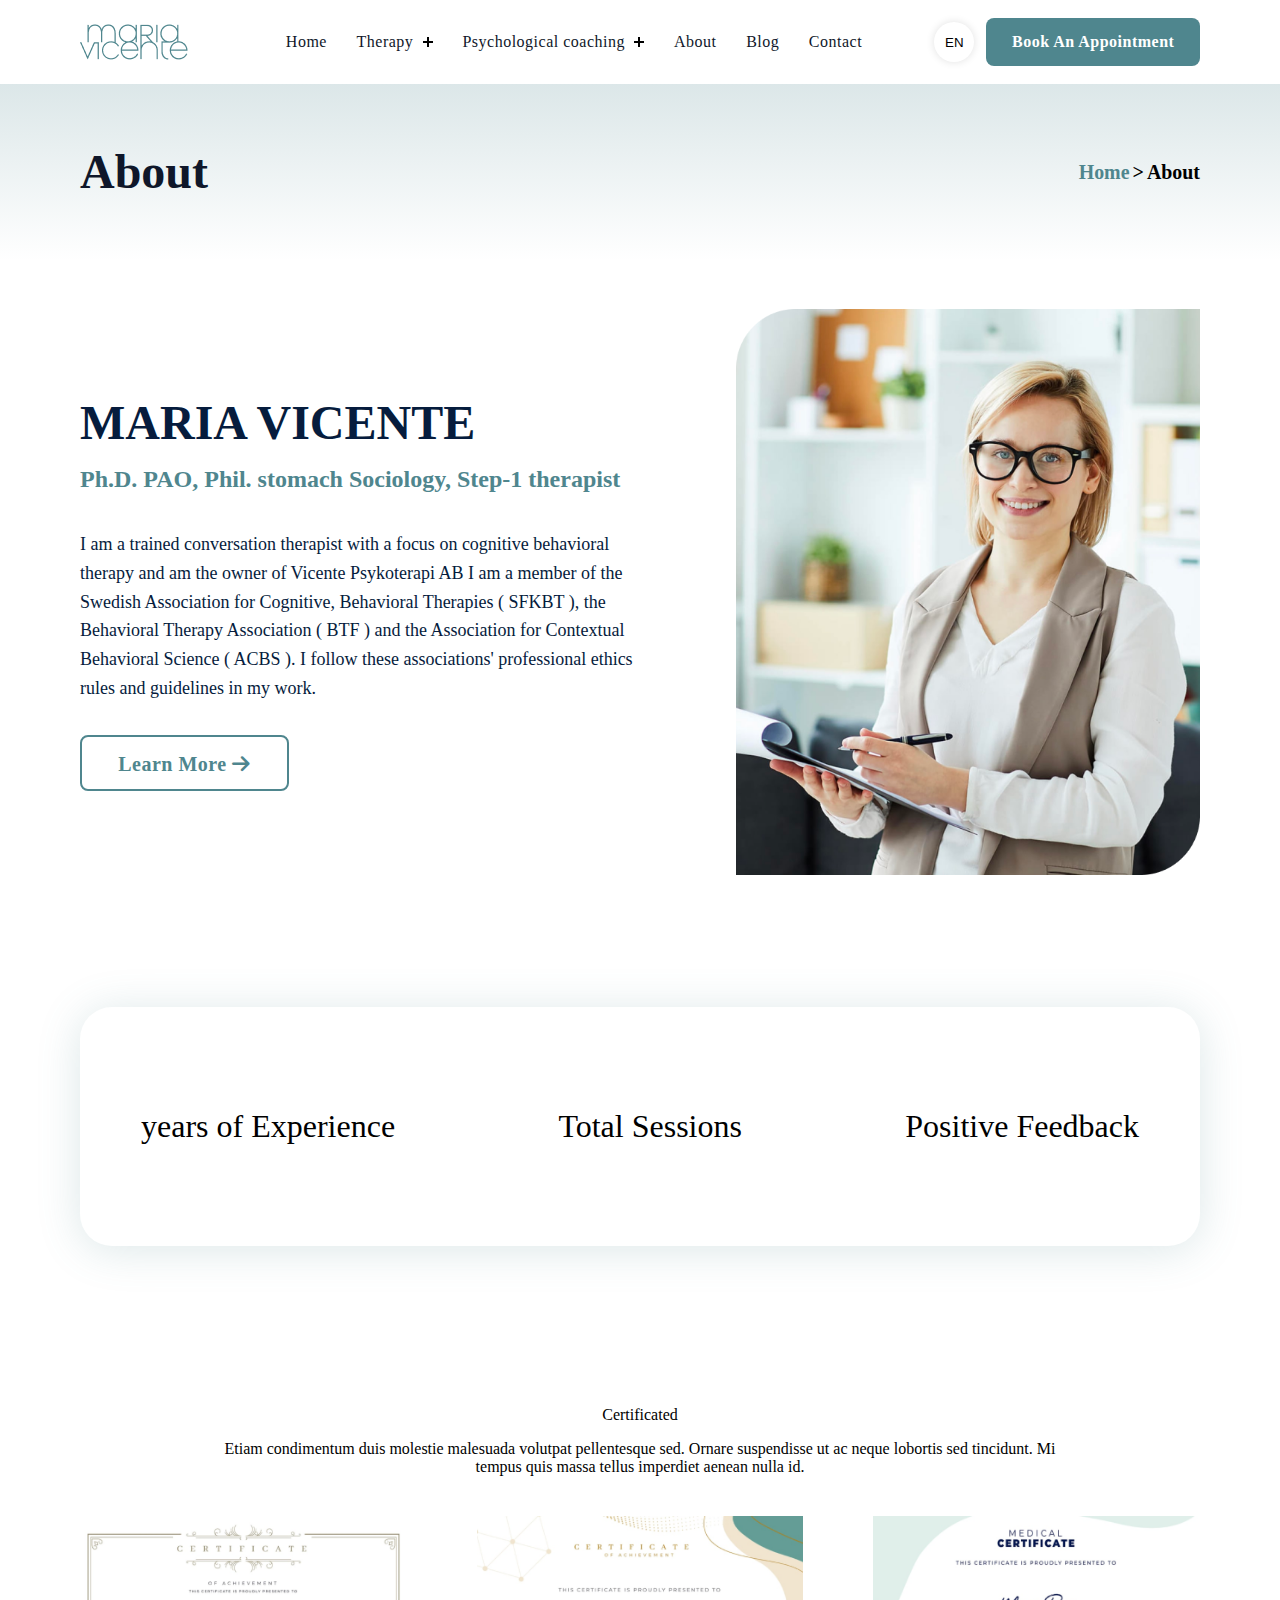
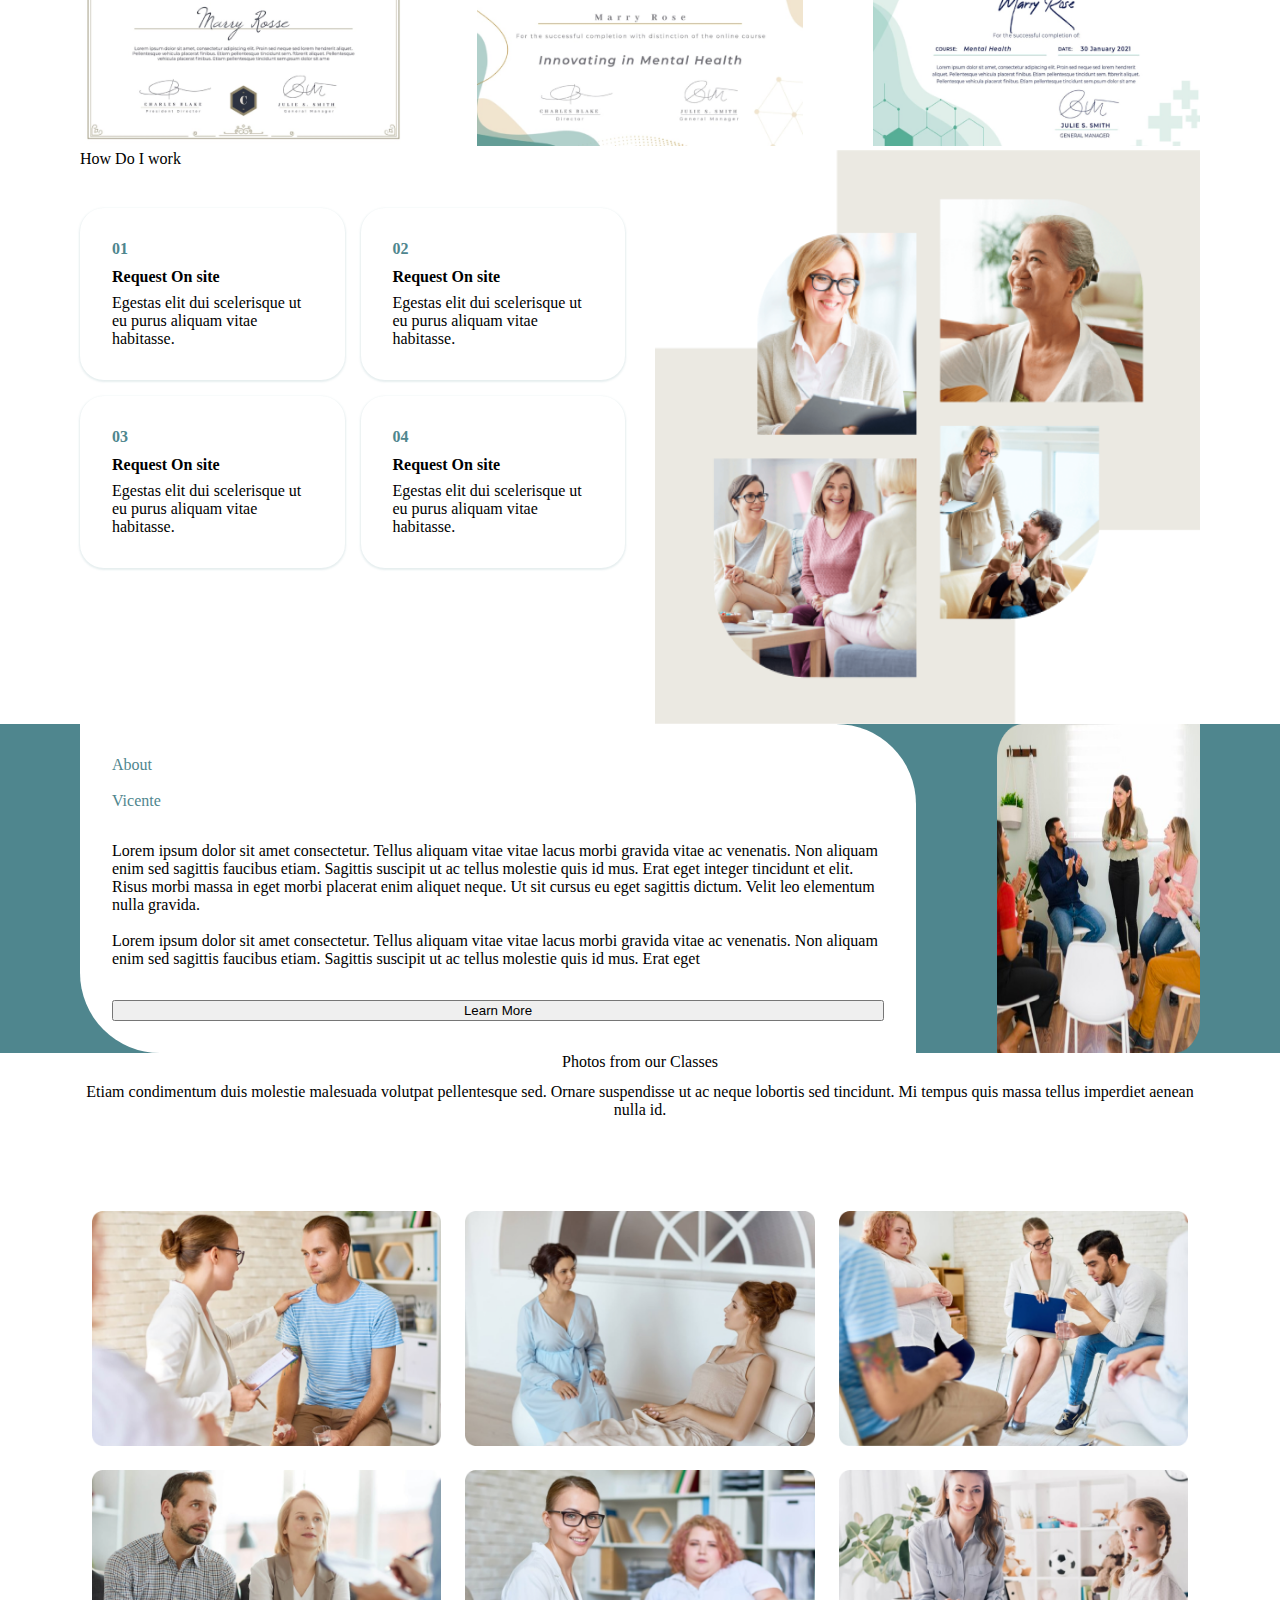
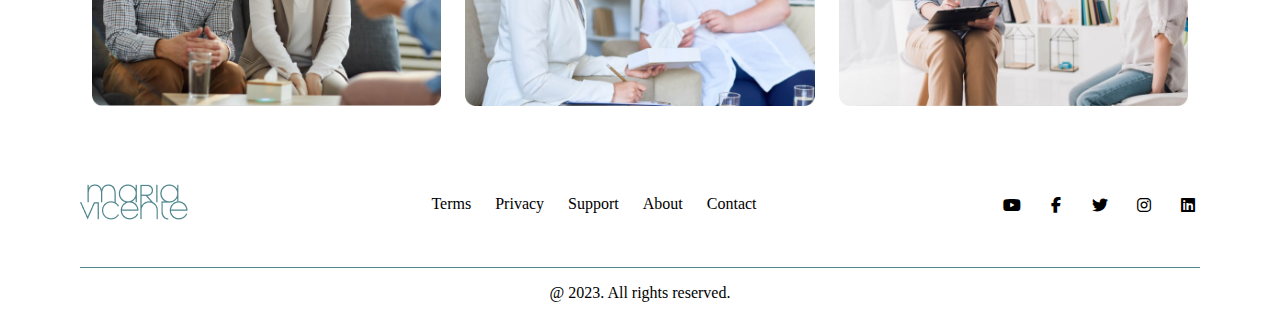
<file: pages/about.html>
<!DOCTYPE html>
<html lang="en">
<head>
    <meta charset="UTF-8">
    <meta name="viewport" content="width=device-width, initial-scale=1.0">
    <!-- Font Awesome -->
    <link rel="stylesheet" href="https://cdnjs.cloudflare.com/ajax/libs/font-awesome/6.5.1/css/all.min.css">
    <!--swiper Carousel -->
    <link rel="stylesheet" href="https://cdn.jsdelivr.net/npm/swiper@11/swiper-bundle.min.css" />
    <!-- Custom Css -->
    <link rel="stylesheet" href="/assets/css/module/preloader.css">
    <link rel="stylesheet" href="/assets/css/layout.css">
    <link rel="stylesheet" href="/assets/css/module/modal.css">
    <link rel="stylesheet" href="/assets/css/module/navbar.css">
    <link rel="stylesheet" href="/assets/css/module/contact_number.css">
    <link rel="stylesheet" href="/assets/css/module/page_header.css">
    <link rel="stylesheet" href="/assets/css/module/consultant.css">
    <link rel="stylesheet" href="/assets/css/module/counter.css">
    <link rel="stylesheet" href="/assets/css/module/cerificated.css">
    <link rel="stylesheet" href="/assets/css/module/working_process.css">
    <link rel="stylesheet" href="/assets/css/module/personDetails.css">
    <link rel="stylesheet" href="/assets/css/module/about_person.css">
    <link rel="stylesheet" href="/assets/css/module/footer.css">
    <link rel="stylesheet" href="/assets/css/module/about.css">
    <title>About</title>
</head>
<body>
    <main class="wrapper">
        <!-- Navbar -->
        <header class="header">
            <div class="container">
                <div class="header-main">
                    <div class="logo">
                        <a href="#"><img src="/assets/img/Layer 1.png" alt="logo img"></a>
                    </div>
                    <div class="small_device_right_side">
                        <button type="button" class="appointment_btn_sm">Book Appointment</button>
                        <button type="button" class="appointment_btn_md">Book An Appointment</button>
                        <button type="button" class="translator_md">EN</button>
                        <button type="button" class="translator_sm">EN</button>
                        
                        <div class="open-nav-menu">
                            <span></span>
                        </div>
                        <div class="menu-overlay">
                        </div>
                        <!-- navigation menu start -->
                        <nav class="nav-menu">
                        <div class="close-nav-menu">
                            <p><i class="fa-solid fa-xmark"></i></p>
                        </div>
                        <ul class="menu">
                            <li class="menu-item">
                                <a href="#" class="active">Home</a>
                            </li>
                            <li class="menu-item menu-item-has-children">
                                <a href="#" data-toggle="sub-menu">Therapy <i class="plus"></i></a>
                                <ul class="sub-menu">
                                    <li class="menu-item"><a href="#">Home 1</a></li>
                                    <li class="menu-item"><a href="#">Home 2</a></li>
                                    <li class="menu-item"><a href="#">Home 3</a></li>
                                    <li class="menu-item"><a href="#">Home 4</a></li>
                                </ul>
                            </li>
                            <li class="menu-item menu-item-has-children">
                                <a href="#" data-toggle="sub-menu">Psychological coaching <i class="plus"></i></a>
                                <ul class="sub-menu">
                                    <li class="menu-item"><a href="#">Home 1</a></li>
                                    <li class="menu-item"><a href="#">Home 2</a></li>
                                    <li class="menu-item"><a href="#">Home 3</a></li>
                                    <li class="menu-item"><a href="#">Home 4</a></li>
                                </ul>
                            </li>
                            <li class="menu-item">
                                <a href="#">About</a>
                            </li>
                            <li class="menu-item">
                                <a href="#">Blog</a>
                            </li>
                            <li class="menu-item">
                                <a href="#">Contact</a>
                            </li>
                        </ul>
                        </nav>
                        <!-- navigation menu end -->
                    </div>

                    <div class="appointment">
                        <button type="button" class="translator" id="languageToggle">EN</button>
                        <button type="button" class="appointment_btn">Book An Appointment</button>
                    </div>
                </div>
            </div>
        </header>
        <!-- Navbar Complete -->
        <div class="page_header">
                <div class="container">
                    <div class="page_title">
                        <h3>About</h3>
                        <div class="page_position_show">
                            <h5 class="home_page">Home</h5>
                            <h5>></h5>
                            <h5>About</h5>
                        </div>
                    </div>
                </div>
        </div>
        <section class="consultant">
            <div class="container">
                <div class="consultant_bio">
                    <div class="consultant_info">
                        <div class="consultant_name_degree">
                            <h3>MARIA VICENTE</h3>
                            <p>Ph.D. PAO, Phil. stomach Sociology, Step-1 therapist</p>
                        </div>

                        <div class="consultant_details">
                            <p>I am a trained conversation therapist with a focus on cognitive behavioral therapy and am the owner of Vicente Psykoterapi AB 
                                I am a member of the Swedish Association for Cognitive, Behavioral Therapies ( SFKBT ), the Behavioral Therapy Association ( BTF ) and the Association for Contextual Behavioral Science ( ACBS ).
                                I follow these associations' professional ethics rules and guidelines in my work.</p>
                        </div>

                        <button type="button" id="load_btn" class="learn_more learn_btn">Learn More  <i class="fa-solid fa-arrow-right load_btn_arrow"></i></button>
                    </div>
                    <div class="consultant_img">
                        <img src="/assets/img/Rectangle 3.png" alt="consultant Image"/>
                    </div>
                </div>
            </div>
        </section>
        <div class="experience">
            <div class="container">
                <div id="counter" class="experience_counter">
                    <!-- experience -->
                    <div class="item">
                        <h1 class="count" data-number="7"></h1>
                        <h3 class="text">years of Experience</h3>
                     </div>
                     <!-- sessions -->
                    <div class="item">
                       <h1 class="count" data-number="500"></h1>
                       <h3 class="text">Total Sessions</h3>
                    </div>
                    <!-- feedback -->
                    <div class="item">
                       <h1 class="count positive-feedback" data-number="98" ></h1>
                       <h3 class="text">Positive Feedback</h3>
                    </div>
                </div>
            </div>
        </div>
        <!-- certificated -->
        <section class="certificate">
            <div class="container">
                <div class="certificate_wrapper">
                    <div class="title">
                        <h3>Certificated</h3>
                        <p>Etiam condimentum duis molestie malesuada volutpat pellentesque sed. Ornare suspendisse ut ac neque lobortis sed tincidunt. Mi tempus quis massa tellus imperdiet aenean nulla id.</p>
                    </div>  
                    
                    <div class="certificate_content">
                        <div class="certificate_item">
                            <img src="/assets/img/certificate_image_1-min.jpg.png" alt="certificate_1">
                        </div>
    
                        <div class="certificate_item">
                            <img src="/assets/img/certificate_image_2-min.jpg.png" alt="certificate_2">
                        </div>
    
                        <div class="certificate_item">
                            <img src="/assets/img/certificate_image_3-min.jpg.png" alt="certificate_3">
                        </div>     
                    </div>
                </div>
            </div>
        </section>
        <!-- certificated Complete -->
        <div class="working_process">
            <div class="container">
                <div class="working_process_content">
                    <div class="working_process_img">
                        <img src="/assets/img/Group 51.png" alt="working process">
                    </div>
                    <div class="working_process_way">
                        <div class="working_process_title">
                            <h3>How Do I work</h3>                            
                        </div>

                        <div class="working_process_block">
                            <div class="block_item">
                                <div class="block_no">
                                    <h3>01</h3>
                                </div>
                                <div class="block_details">
                                    <h5>Request On site</h5>
                                    <p>Egestas elit dui scelerisque ut eu purus aliquam vitae habitasse.</p>
                                </div>
                            </div>

                            <div class="block_item">
                                <div class="block_no">
                                    <h3>02</h3>
                                </div>
                                <div class="block_details">
                                    <h5>Request On site</h5>
                                    <p>Egestas elit dui scelerisque ut eu purus aliquam vitae habitasse.</p>
                                </div>
                            </div>

                            <div class="block_item">
                                <div class="block_no">
                                    <h3>03</h3>
                                </div>
                                <div class="block_details">
                                    <h5>Request On site</h5>
                                    <p>Egestas elit dui scelerisque ut eu purus aliquam vitae habitasse.</p>
                                </div>
                            </div>

                            <div class="block_item">
                                <div class="block_no">
                                    <h3>04</h3>
                                </div>
                                <div class="block_details">
                                    <h5>Request On site</h5>
                                    <p>Egestas elit dui scelerisque ut eu purus aliquam vitae habitasse.</p>
                                </div>
                            </div>
                        </div>
                    </div>
                </div>  
            </div>
        </div>
        <!-- working process Complete -->
        <div class="about_person">
            <div class="container">
                <div class="person_items">
                    <div class="person_info">
                       <div class="name">
                            <h3>About</h3>
                            <h3>Vicente</h3>
                       </div>
                        <p>Lorem ipsum dolor sit amet consectetur. Tellus aliquam vitae vitae lacus morbi gravida vitae ac venenatis. Non aliquam enim sed sagittis faucibus etiam. Sagittis suscipit ut ac tellus molestie quis id mus. Erat eget integer tincidunt et elit. Risus morbi massa in eget morbi placerat enim aliquet neque. Ut sit cursus eu eget sagittis dictum. Velit leo elementum nulla gravida.
                        <br/>
                        <br>
                        Lorem ipsum dolor sit amet consectetur. Tellus aliquam vitae vitae lacus morbi gravida vitae ac venenatis. Non aliquam enim sed sagittis faucibus etiam. Sagittis suscipit ut ac tellus molestie quis id mus. Erat eget </p>
                         <button>Learn More</button>

                    </div>
                    <div class="person_img">
                        <img src="/assets/img/about_pp.png" alt="">
                    </div>
                </div>
            </div>
        </div>
        <!-- about_person complete -->
        <div class="class_photos">
            <div class="container">
                <div class="photos_wrapper">
                    <div class="photos_gallery_title">
                        <h3>Photos from our Classes</h3>
                        <p>Etiam condimentum duis molestie malesuada volutpat pellentesque sed. Ornare suspendisse ut ac neque lobortis sed tincidunt. Mi tempus quis massa tellus imperdiet aenean nulla id.</p>
                    </div>

                    <div class="gallery">
                        <div class="galleryImg">
                            <img src="/assets/img/gallery_image_1-min.jpg.png" alt="gallery 1"/>
                        </div>
                        <div class="galleryImg">
                            <img src="/assets/img/gallery_image_2-min.jpg.png" alt="gallery 1"/>
                        </div>
                        <div class="galleryImg">
                            <img src="/assets/img/gallery_image_3-min.jpg.png" alt="gallery 1"/>
                        </div>
                        <div class="galleryImg">
                            <img src="/assets/img/gallery_image_4-min.jpg.png" alt="gallery 1"/>
                        </div>
                        <div class="galleryImg">
                            <img src="/assets/img/gallery_image_5-min.jpg.png" alt="gallery 1"/>
                        </div>
                        <div class="galleryImg">
                            <img src="/assets/img/gallery_image_6-min.jpg.png" alt="gallery 1"/>
                        </div>
                    </div>
                </div>
            </div>
        </div>
        <section class="footer">
            <div class="container">
                <div class="footer_items">
                    <div class="footer_item">
                        <div class="logo">
                            <img src="/assets/img/Layer 1.png" alt="logo">
                        </div>
    
                        <div class="footer_menu">
                            <a href="">Terms</a>
                            <a href="">Privacy</a>
                            <a href="">Support</a>
                            <a href="">About</a>
                            <a href="">Contact</a>
                        </div>
                        <div class="footer_menu_big">
                            <a href="">Terms</a>
                            <a href="">Privacy</a>
                            <a href="">Support</a>
                            <a href="">About</a>
                            <a href="">Contact</a>
                        </div>
    
                        <div class="social_icon">
                            <ul>
                                <li><a href=""><i class="fa-brands fa-youtube"></i></a></li>
                                <li><a href=""><i class="fa-brands fa-facebook-f"></i></a></li>
                                <li><a href=""><i class="fa-brands fa-twitter"></i></a></li>
                                <li><a href=""><i class="fa-brands fa-instagram"></i></a></li>
                                <li><a href=""><i class="fa-brands fa-linkedin"></i></a></li>
                            </ul>
                        </div>
                    </div>
                    <div class="copyright">
                        <h6>@ 2023. All rights reserved.</h6>
                    </div>
                </div>
                
            </div>
        </section>
        <!-- modal -->
        <div class="appointment-modal" id="apModal">
            <div class="modal-content">
                <div class="modal-header">
                    <span class="close">&times;</span>
                    <h2>Request an Appointment</h2>
                </div>
                <div class="modal-body">
                    <form action="#" class="form">
                        <div class="name">
                            <div class="first-name">
                                <label for="">First Name</label>
                                <input type="text" placeholder="first name" required>
                                
                            </div>

                            <div class="last-name">
                                <label for="">Last Name</label>
                                <input type="text" placeholder="last name" required>
                                
                            </div>
                        </div>

                        <div class="contact-data">
                            <div class="select-box">
                                <label for="">Phone Number</label>
                                <div class="selected-option"> 
                                    <div>
                                        <span class="iconify" data-icon="flag:gb-4x3"></span>
                                        <strong>+44</strong>
                                    </div>
                                    <input type="tel" name="tel" placeholder="Phone Number">
                                </div>
                                <div class="options">
                                    <input type="text" class="search-box" placeholder="Search Country Name">
                                    <ol>
                        
                                    </ol>
                                </div>
                            </div>

                            <div class="email">
                                <label for="">Email</label>
                                <input type="email" id="email" name="email" placeholder="Email" required>
                            </div>
                        </div>

                        <div class="appointment-date">
                            <label>Select an Appointment Date</label>
                            <div class="appointment_body">
                                <div class="calender">
                                    <div class="calendar_header">
                                        <div class="selected_date">
                                            <h5>04/03/2024</h5>
                                            <p><i class="fa-regular fa-calendar"></i></p>
                                        </div>

                                        <div class="month_date_segment">
                                            <div class="middle_border"></div>
                                            <select class="form-select" id="month" name="month">
                                            <!-- month come from modalAppointment.js file -->
                                            </select>
                                            <select class="form-select" id="year" name="year">
                                                <!-- year come from modalAppointment.js file -->
                                            </select>
                                        </div>
                                    </div>

                                    <div class="calender_body">
                                        <ul class="days_name">
                                            <!-- days name come from modalAppointment.js file -->
                                        </ul>

                                        <div class="days">
                                            <ul id="days">
                                                <!-- Days Come from modalAppointment.js file-->
                                            </ul>
                                        </div>
                                    </div>
                                </div>
                                <div class="schedule">
                                    <div class="calender_time_change">
                                        <div class="selected_date_showed">
                                            <span>Selected Date is - </span><p></p>
                                        </div>
                                        
                                        <div class="pre_next">
                                            <span id="prev"><i class="fa-solid fa-angle-left" ></i></span>
                                            <span id="next"><i class="fa-solid fa-angle-right"></i></span>
                                        </div>
                                    </div>
                                
                                    <div class="slot">
                                    
                                    </div>

                                    <p class="selected_schedule">Your selected Time is - <span></span></p>
                                </div>
                            </div>
                        </div>

                        <div class="visit_fees">
                            <div class="visit">
                                <label for="">First Time Visit?</label>
                                <div>
                                    <input type="radio" name="visit_status" id="visited" value="Yes" required>
                                    <label for="visited">Yes</label>
                                </div>
                                <div>
                                    <input type="radio" name="visit_status" id="notVisited" value="No">
                                    <label for="notVisited" required>No</label>
                                </div>
                            </div>
                            <div class="fees">
                                <label for="">Visit Fees - </label>
                                <div>
                                    <input type="radio" name="fees" id="firstTimeFees" value="firstTimeFees">
                                    <label for="firstTimeFees">First Time - 1500 tk (bdt)</label>
                                </div>
                                <div>
                                    <input type="radio" name="fees" id="oldPatientFees" value="No">
                                    <label for="oldPatientFees">Old Patient - 1000 tk (bdt)</label>
                                </div>
                                <div>
                                    <input type="radio" name="fees" id="reportShow" value="reportFees">
                                    <label for="reportShow">Report Show - 800 tk (bdt)</label>
                                </div>
                            </div>
                        </div>
                        <div class="comment">
                            <label for="comment">Comment:</label>
                            <textarea id="comment" name="comment" class="comment_input" placeholder="Type your comment here"></textarea>
                        </div>
                        <input type="submit" class="submit" value="Submit">
                    </form>
                </div>
            </div>
        </div>
        <!-- Modal Complete -->
    </main>
    <script src="/assets/js/main.js"></script>	
    <script src="/assets/js/module/modalAppointment.js"></script>
    <script src="/assets/data/countries.js"></script>
    <script src="/assets/js/module/contactNumber.js"></script>	
    <script src="/assets/js/module/counter.js"></script>	
</body>
</html>
</file>
<file: assets/css/module/preloader.css>
@media (max-width: 567px) {
    h1 {
      font-size: 7vw;
      text-align: center;
    }
  }
  
  /* Loader Styles start here */
  .loader_wrapper {
    --line-width: 5px;
    --curtain-color: #f1faee;
    --outer-line-color: #a8dadc;
    --middle-line-color: #457b9d;
    --inner-line-color: #1d3557;
    position:fixed;
    top:0;
    left:0;
    width:100%;
    height:100%;
    z-index:1000;
  }
  
  .loader {
    display:block;
    position: relative;
    top:50%;
    left:50%;
  /*   transform: translate(-50%, -50%); */
    width:150px;
    height:150px;
    margin:-75px 0 0 -75px;
    border:var(--line-width) solid transparent;
    border-top-color: var(--outer-line-color);
    border-radius:100%;
    -webkit-animation: spin 2s linear infinite;
    animation: spin 2s linear infinite;
    z-index:1001;
  }
  
  .loader:before {
    content:"";
    position: absolute;
    top:4px;
    left:4px;
    right:4px;
    bottom:4px;
    border:var(--line-width) solid transparent;
    border-top-color: var(--inner-line-color);
    border-radius:100%;
    -webkit-animation: spin 3s linear infinite;
    animation: spin 3s linear infinite;
  }
  
  .loader:after {
    content:"";
    position: absolute;
    top:14px;
    left:14px;
    right:14px;
    bottom:14px;
    border:var(--line-width) solid transparent;
    border-top-color: var(--middle-line-color);
    border-radius:100%;
    -webkit-animation: spin 1.5s linear infinite;
    animation: spin 1.5s linear infinite;
  }
  
  @-webkit-keyframes spin {
    0%   { 
        -webkit-transform: rotate(0deg); 
        -ms-transform: rotate(0deg); 
        transform: rotate(0deg);
    }
    100% { 
        -webkit-transform: rotate(360deg); 
        -ms-transform: rotate(360deg); 
        transform: rotate(360deg);
    }
  }
  @keyframes spin {
    0%   { 
        -webkit-transform: rotate(0deg); 
        -ms-transform: rotate(0deg); 
        transform: rotate(0deg);
    }
    100% { 
        -webkit-transform: rotate(360deg); 
        -ms-transform: rotate(360deg); 
        transform: rotate(360deg);
    }
  }
  
  .loader_wrapper .loader_section {
    position:fixed;
    top:0;
    background:var(--curtain-color);
    width:51%;
    height:100%;
    z-index:1000;
  }
  
  .loader_wrapper .loader_section.section_left {
    left:0
  }
  .loader_wrapper .loader_section.section_right {
    right:0;
  }
  
  /* Loaded Styles */ 
  .loaded .loader_wrapper .loader_section.section_left {
    transform: translateX(-100%);
    transition: all 0.7s 0.3s cubic-bezier(0.645,0.045,0.355,1.000);
  }
  .loaded .loader_wrapper .loader_section.section_right {
    transform: translateX(100%);
    transition: all 0.7s 0.3s cubic-bezier(0.645,0.045,0.355,1.000);
  }
  .loaded .loader {
    opacity: 0;
    transition: all .4s ease-out;
  }
  .loaded .loader_wrapper {
    visibility: hidden;
    transform:translateY(-100%);
    transition: all .4s 1s ease-out;
  }
</file>
<file: assets/css/layout.css>
:root {
    --common_color:#4F868E;
    --title_font_sm: 32px;
    --title_line_height_sm: 35.2px;
    --title_font_weight: 700;
    --para_font_size_sm: 16px;
    --para_line_height_sm: 22.4px;
    --para_font_weight_sm: 400; 
    --btn_font_size_sm: 16px;

    /* Medium Device */
    --title_font_md: 42px;
    --title_line_height_md: 40.5px;
    --title_font_weight_md: 700;
    --para_font_size_md: 17px;
    --para_line_height_md: 24.6px;
    --para_font_weight_md: 400;
    --btn_font_size_md: 18px;

    /* Big Device */
    --title_font_xl: 48px;
    --title_font_weight_xl: 800;
    --title_line_height_xl: 52.8px;
    --para_font_size_xl: 18px;
    --para_line_height_xl: 28.8px;
    --para_font_weight_xl: 400;
    --btn_font_size_xl: 20px;

  }
*{
	margin:0;
	box-sizing: border-box;
}
.wrapper{
    max-width: 1440px;
    margin: auto;
}
.container{
	margin:auto;
    padding: 0 16px;
}

/* Extra small devices (phones, 600px and down) */
@media only screen and (max-width: 600px) {

}

/* Small devices (portrait tablets and large phones, 600px and up) */
@media only screen and (min-width: 600px) {

}

/* Medium devices (landscape tablets, 768px and up) */
@media only screen and (min-width: 768px) {
    
}

/* Large devices (laptops/desktops, 992px and up) */
@media only screen and (min-width: 992px) {

}

/* Extra large devices (large laptops and desktops, 1200px and up) */
@media only screen and (min-width: 1200px) {
    .container{
        padding: 0 80px;
    }
}
</file>
<file: assets/css/module/modal.css>
.appointment-modal {
    position: fixed;
    top: 0;
    left: 0;
    z-index: 1;
    padding-top: 120px;
    left: 0;
    top: 0;
    width: 100%;
    height: 100%;
    overflow: auto;
    background-color: rgba(66, 66, 66, 0.4);
    display: none;
}

.modal-content {
    position: relative;
    background-color: #fefefe;
    margin: auto;
    padding: 0;
    border: 1px solid #888;
    width: 70%;
    max-height: 90%;
    box-shadow: 0 4px 8px 0 rgba(0, 0, 0, 0.2), 0 6px 20px 0 rgba(0, 0, 0, 0.19);
    animation-name: animationTopSlide;
    animation-duration: 0.4s;
    overflow-y: auto; 
    border-radius: 8px;
}

@keyframes animationTopSlide {
    from {
        top: -500px;
        opacity: 0;
    }

    to {
        top: 0;
        opacity: 1;
    }
}

/* The Close Button */
.close {
    color: #000;
    float: right;
    font-size: 28px;
    font-weight: bold;
    margin-top: -3px;
    animation-name: animationTopSlideClose;
}

@keyframes animationTopSlideClose {
    from {
        top: 0;
        opacity: 1;
    }

    to {
        top: -500px;
        opacity: 0;
    }
}
.modal-content.closing-animation {
    animation-name: animationTopSlideClose;
    animation-timing-function: ease-out;
}
.close:hover,
.close:focus {
    color: #920505;
    text-decoration: none;
    cursor: pointer;
}
.modal-header, .modal-body, .modal-footer{
    padding: 2px 16px;
}
.modal-header {
    border-bottom:1px solid rgb(218, 218, 218);
    color: #393a3d;
    position: sticky;
    top: 0;
    padding: 20px 16px;
    background-color: white;
    z-index: 999;
}
.modal-header h2{
    font-family: Montserrat;
    font-weight: 600;
    font-size: 29px;
}
.modal-content::-webkit-scrollbar, .comment::-webkit-scrollbar {
    width: 0;
}
.modal-body .name, .contact-data{
    display: flex;
    gap: 20px;
}
.form{
    display: flex;
    flex-direction: column;
    padding: 32px 0;
    gap: 28px;
}
.modal-body .name>div, .email {
    display: flex;
    flex-direction: column;
    gap: 10px
}
.first-name, .last-name, .contact-data .select-box, .email{
    flex-basis: 50%;
}
.first-name input, .last-name input, .email input{
    padding: 10px;
    width: 100%;
    color: rgb(116, 114, 114);
    border: .1rem solid rgb(116, 114, 114);
    border-radius: .3rem;
}

.selected-option input{
    width: 100%;
}
/* Appointment Date Calendar System*/
.appointment-date{
    display: flex;
    flex-direction: column;
    gap: 10px;
}
.appointment_body{
    display: flex;
    flex-direction: row;
    justify-content: space-between;
    gap: 20px;
}
.calender{
    display: flex;
    flex-direction: column;
    border: 1px solid rgb(116, 114, 114);
    border-radius: 4px;
    width: 100%;
}
.calendar_header{
    display: flex;
    flex-direction: column;
}
.selected_date{
    display: flex;
    flex-direction: row;
    justify-content: space-between;
    padding: 6px;
    font-size: 18px;
}
.selected_date h5{
    font-size: 16px;
    font-weight: 400;
}
.month_date_segment{
    display: flex;
    justify-content: space-between;
    border-top: 1px solid rgb(116, 114, 114);
    border-bottom: 1px solid rgb(116, 114, 114);
    position: relative;
}
.month_date_segment .form-select{
    border: none;
    font-size: 15px;
    padding: 6px;
    text-align: left;
}
.middle_border{
    position: absolute;
    top: 0;
    left: 50%;
    width: 1px;
    height: 30px;
    background: rgb(116, 114, 114);
}
.month_date_segment .form-select {
    -webkit-appearance: none; 
    -moz-appearance: none; 
    appearance: none; 
    border: none;
    outline: none;
    width: 100%;
}
.month_date_segment .form-select option{
    width: 100%;
}
.month_date_segment .form-select::-ms-expand {
    display: none; 
}
.calender_body{
    display: flex;
    flex-direction: column;
}
.days_name{
    list-style-type: none;
    display: flex;
    flex-direction: row;
    background: #dbe8eb;
    padding: 8px 6px;
    color: #0c4750;
    flex-wrap: wrap;
    text-align: center;
    font-size: 14px;
}
.days_name li{
    text-transform: uppercase;
    width: 14.2%;
}
.days ul{
    list-style: none;
    padding: 6px;
    display: flex;
    flex-direction: row;
    flex-wrap: wrap;
}
.days li{
    width: 14.2%;
    text-align: center;
    padding: 6px;
}
.days li:hover{
    background:#0c4750;
    color: white;
    border-radius: 4px;
    transition: .1s ease-in;
    cursor: pointer;
}
.schedule{
    width: 100%;
}
.schedule .calender_time_change{
    display: flex;
    justify-content: space-between;
}
.schedule p{
    font-size: 18px;
}
.slot{
    margin-top: 10px;
    display: grid;
    grid-template-columns: 1fr 1fr;
    text-align: center;
    gap: 10px;
    cursor: pointer;
}
.slot p{
    padding: 10px;
    border: 1px solid #0c4750;
    border-radius: 6px;
}
.slot p:hover{
    background-color: #0c4750;
    color: white;
    transition: .1s ease-in;
}
.selected_schedule{
    color: #0c4750;
    margin-top: 30px;
}
.selected_schedule span{
    padding: 4px 6px;
    background-color: #0c4750;
    color: white;
}
.hide{
    display: none;
}
.show{
    display: block;
}
.visit_fees{
    display: grid;
    grid-template-columns: 1fr 1fr;
    gap: 20px;
}
.visit, .fees{
    display: flex;
    flex-direction: column;
    gap: 10px;
}
.comment{
    display: flex;
    flex-direction: column;
    gap: 10px;
    overflow: scroll;
}
.comment .comment_input{
    padding: 10px;
    width: 100%;
    height: 145px;
    resize: none;
    border-radius: 4px;
    font-size: 16px;
}
.submit{
    width: 88px;
    height: 40px;
    font-size: 16px;
    border-radius: 4px;
    border: none;
    background: var(--common_color);
    color: white;
    font-weight: 400;
    margin-top: -16px;
    cursor: pointer;
}
input:focus, textarea:focus{
    border: 1px solid var(--common_color);
    outline: none;
}

/* Extra small devices (phones, 600px and down) */
@media only screen and (max-width: 600px) {

    .modal-header{
        padding: 14px 16px;
    }
    .modal-header h2 {
        font-weight: 600;
        font-size: 19px;
    }
    .modal-content{
        width: 92%;
        height: 92%;
    }
    .modal-body .name, .contact-data, .appointment_body,.visit_fees {
        display: flex;
        flex-direction: column;
        gap: 20px;
    }
    .close {
        margin-top: -3px;
    }
    .form {
        padding: 16px 0;
        gap: 16px;
    }
    .selected_schedule{
        font-size: 16px;
        line-height: 20px;
    }
    .selected_schedule span{
        padding: 1px 3px;
        font-size: 16px;
    }
    .submit{
        width: 77px;
        height: 34px;
        font-size: 14px;
    }
    
}
/* Small devices (portrait tablets and large phones, 600px and up) */
@media only screen and (min-width: 600px) and (max-width: 991px) {
    .modal-content{
        width: 90%;
        max-height: 94%;
    }
    .submit{
        width: 90px;
        height: 39px;
        font-size: 16px;
    }
    .form {
        padding: 20px 0;
        gap: 20px;
    }
}
.prev_date, .next_date{
    opacity: 0.5;
}
.active_date{
    border: 1px solid #0c4750;
    color: white;
    border: 1px solid black;
    border-radius: 4px;
    background-color: #461e8d;
}

.selected_day {
    background-color: rgb(8, 145, 97);
    color: white;
    border-radius: 4px;
}
.selected_date_showed{
    display: flex;
    flex-direction: row;
    gap: 6px;
}

/* NOTIFICATION TOAST */
</file>
<file: assets/css/module/navbar.css>
@import url('https://fonts.googleapis.com/css2?family=Raleway:wght@400;500;600&display=swap');


ul{
	list-style: none;
	margin:0;
	padding:0;
}
a{
	text-decoration: none;
}
/*header*/
.header{
	width: 100%;
	position: sticky;
	left:0;
	top:0;
	z-index: 99;
	background-color: #ffffff;
}
.header-main{
	display: flex;
	justify-content: space-between;
	align-items: center;
	border-radius: 4px;
	/* padding: 24px 0; */
}
.appointment_small_sm, .translator_sm, .appointment_btn_md, .translator_md{
	display: none;
}
.header .logo a{
	font-size: 30px;
	text-transform: capitalize;
	color: #4F868E;
	font-weight: 600;
	display: flex;
	align-items: center;
}
.header .nav-menu{
	padding: 0 15px;
}
.header .menu > .menu-item{
    margin-left: min(2vw, 28px);
	position: relative;
	display: inline-block;
	border-radius: 8px;
}

.header .menu > .menu-item > a{
	display: block;
	font-family: Montserrat;
	font-size: 16px;
	font-weight: 400;
	line-height: 24px;
	letter-spacing: 0.5px;
	transition: all 0.3s ease;
	color: #0F172A;
}
.header .menu > .menu-item > a .plus{
	display: inline-block;
	height: 10px;
	width: 10px;
	position: relative;
	margin-left:5px; 
	pointer-events: none;
	color: #0F172A;
}
.header .menu > .menu-item > a .plus:before,
.header .menu > .menu-item > a .plus:after{
	content:'';
	position: absolute;
	box-sizing: border-box;
	left: 50%;
	top:50%;
	background-color: #000000;
	height: 2px;
	width: 100%;
	transform: translate(-50%,-50%);
	transition: all 0.3s ease;
}
.header .menu > .menu-item:hover > a .plus:before,
.header .menu > .menu-item:hover > a .plus:after{
   background-color: #4F868E;
}
.header .menu > .menu-item > a .plus:after{
   transform: translate(-50%,-50%) rotate(-90deg);	
}
.header .menu > .menu-item > .sub-menu > .menu-item > a:hover,
.header .menu > .menu-item:hover > a{
	color: #4F868E;
}
.header .menu > .menu-item > .sub-menu{
	box-shadow: 0 0 10px rgba(0,0,0,0.2);
	width: 220px;
	position: absolute;
	left:0;
	top:100%;
	background-color: #ffffff;
	padding: 10px 0;
	border-top: 3px solid #4F868E;
	transform: translateY(10px);
	transition: all 0.3s ease;
	opacity:0;
	visibility: hidden;
}
@media(min-width: 992px){
.header .menu > .menu-item-has-children:hover > .sub-menu{
	transform: translateY(0);
	opacity: 1;
	visibility: visible;
 }
 .header .menu > .menu-item-has-children:hover > a .plus:after{
    transform: translate(-50%,-50%) rotate(0deg);		
 }
}
.header .menu > .menu-item > .sub-menu > .menu-item{
	display: block;
}
.header .menu > .menu-item > .sub-menu > .menu-item > a{
	display: block;
	padding: 10px 20px;
	font-family: Montserrat;
	font-size: 16px;
	font-weight: 400;
	line-height: 24px;
	letter-spacing: 0.5px;
	transition: all 0.3s ease;
	text-transform: capitalize;
	color: #0F172A;
}
.header .open-nav-menu{
	display: none;
	align-items: center;
	justify-content: center;
	cursor: pointer;
}
.header .open-nav-menu span{
	display: block;
	height: 3px;
	width: 24px;
	background-color: #000000;
    position: relative;
}
.header .open-nav-menu span:before,
.header .open-nav-menu span:after{
	content: '';
	position: absolute;
	left:0;
	width: 100%;
	height: 100%;
	background-color: #000000;
	box-sizing: border-box;
}
.header .open-nav-menu span:before{
	top:-7px;
}
.header .open-nav-menu span:after{
	top:7px;
}
.header .close-nav-menu{
	height: 40px;
	width: 40px;
	background-color: #ffffff;
	margin:0 0 15px 15px;
	cursor: pointer;
	display: none;
	align-items: center;
	justify-content: center;
}
.header .close-nav-menu p{
	font-size: 25px;
	color: #4F868E;
}
.header .menu-overlay{
	position: fixed;
	z-index: 999;
	background-color: rgba(0,0,0,0.5);
	left:0;
	top:0;
	height: 100%;
	width: 100%;
	visibility: hidden;
	opacity:0;
	transition: all 0.3s ease;
}
.appointment{
	display: flex;
	align-items: center;
	gap: 12px
}
.translator,.translator_md{
	box-shadow: 0px 0px 8px 0px #0000001F;
	width: 40px;
	max-width: 48px;
	height: 40px;
	max-height: 48px;
	border-radius: 50%;
	outline: none;
	background-color: #FFFFFF;
	border: none;
}
.appointment_btn, .appointment_btn_md {
	padding: 12px min(2vw, 28px);
	font-family: Montserrat;
	font-size: 16px;
	font-weight: 600;
	line-height: 24px;
	letter-spacing: 0.5px;
	background: #4F868E;
	color: white;
	border: none;
	border-radius: 8px;
	cursor: pointer;
}
/*home section*/
.home-section{
	width: 100%;
	display: block;
	min-height: 100vh;
	background-image: url('../img/home.jpg');
	background-position: center top;
	background-size: cover;
}

/* responsive */

@media(max-width: 991px){
	.header .menu-overlay.active{
		visibility: visible;
		opacity: 1;
	}
	.header .nav-menu{
		position: fixed;
		right: -280px;
		visibility: hidden;
		width: 280px;
		height: 100%;
		top:0;
		overflow-y: auto;
		background-color: #4F868E;
		z-index: 1000;
		padding: 15px 0;
		transition: all 0.5s ease;
	}
	.header .nav-menu.open{
		visibility: visible;
		right: 0px;
	}
	.header .menu > .menu-item{
		display: block;
		margin:0;
	}
	.header .menu > .menu-item-has-children > a{
		display: flex;
		justify-content: space-between;
		align-items: center;
	}
	.header .menu > .menu-item > a{
		color: #ffffff;
		padding: 12px 15px;
		border-bottom: 1px solid #E3FBFF;
	}
	.header .menu > .menu-item:first-child > a{
	    border-top: 1px solid #E3FBFF;	
	}
	.header .menu > .menu-item > a .plus:before, 
	.header .menu > .menu-item > a .plus:after{
		background-color: #ffffff;
	}
	.header .menu > .menu-item-has-children.active > a .plus:after{
        transform: translate(-50%,-50%) rotate(0deg);
	}
	.header .menu > .menu-item > .sub-menu{
		width: 100%;
		position: relative;
		opacity: 1;
		visibility: visible;
		border:none;
		background-color: transparent;
		box-shadow: none;
		transform: translateY(0px);
		padding: 0px;
		left: auto;
		top:auto;
		max-height: 0;
		overflow: hidden;
	}
	.header .menu > .menu-item > .sub-menu > .menu-item > a{
		padding: 12px 45px;
		color: #ffffff;
		border-bottom: 1px solid #E3FBFF;
		color: white;
	}
	.header .close-nav-menu,
	.header .open-nav-menu{
		display: flex;
	}
	.header .menu > .menu-item > .sub-menu > .menu-item > a:hover,
	.header .menu > .menu-item:hover > a{
		color: #dddcdc;
	}
	.appointment{
		display: none;
	}
}

@media only screen and (max-width: 600px) {
    .appointment_btn_sm, .translator_sm{
		display: block;
		cursor: pointer;
	}
	.appointment_btn_sm{
		font-family: Roboto;
		font-size: 14px;
		font-weight: 500;
		line-height: 24px;
		letter-spacing: 0.5px;
		color: white;
		background: #4F868E;
		padding: 6px;
		border: 1px solid #4F868E;
		border-radius: 8px;
		
	}
	.translator_sm{
		font-family: Montserrat;
		font-size: 12px;
		font-weight: 500;
		line-height: 24px;
		letter-spacing: 0.5px;
		color: #061C3D;
		border: none;
		background-color: transparent;
	}
	.small_device_right_side{
		display: flex;
		gap: 12px;
	}
	.translator_sm{
		box-shadow: none;
	}
	.header-main{
		padding: 18px 0;
	}
}

/* Small devices (portrait tablets and large phones, 600px and up) */
@media only screen and (min-width: 600px) {
	.appointment_btn_sm,.translator_sm{
		display: none;
	}
	.appointment_btn_md, .translator_md{
		display: block;
	}
	.small_device_right_side{
		display: flex;
		align-items: center;
		gap: 20px;
	}
	.header-main{
		padding: 18px 0;
	}
}
@media only screen and (min-width: 992px) {
	.appointment_btn_sm, .translator_sm,.appointment_btn_md,.translator_md{
		display: none;
	}
}
</file>
<file: assets/css/module/contact_number.css>
.select-box {
    position: relative;
    width: auto;
    display: flex;
    flex-direction: column;
    gap: 10px;
}

.select-box input {
    width: 100%;
    padding: 10px;
    border: none;
    outline: none;
}

input[type="tel"] {
    border-radius: 0 .3rem .3rem 0;
}

.select-box input:focus {
    border: none;
}

.selected-option {
    background-color: #eee;
    border-radius: .3rem;
    overflow: hidden;
    display: flex;
    justify-content: space-between;
    align-items: center;
    border: 1px solid rgb(116, 114, 114);
}

.selected-option div{
    position: relative;
    width: 7rem;
    padding: 0 0.1rem 0 0rem;
    text-align: center;
    cursor: pointer;
}

.selected-option div::after{
    position: absolute;
    content: "";
    right: 4px;
    top: 50%;
    transform: translateY(-50%) rotate(45deg);
    width: 0.3rem;
    height: 0.3rem;
    border-right: 0.12rem solid #111;
    border-bottom: 0.12rem solid #111;
    transition: .2s;
}

.selected-option div.active::after{
    transform: translateY(-50%) rotate(225deg);
}

.select-box .options {
    position: absolute;
    top: 74px;
    width: 100%;
    background-color: #fff;
    border-radius: .5rem;
    display: none;
    border: 1px solid rgb(116, 114, 114);
    z-index: 11;
}

.select-box .options.active {
    display: block;
}

.select-box .options::before {
    position: absolute;
    content: "";
    left: 1rem;
    top: -1.2rem;
    width: 0;
    height: 0;
    border: .6rem solid transparent;
    border-bottom-color: #b1b0b0;
}

input.search-box {
    background-color:#f5f2f2;
    color: #575656;
    border-radius: .3rem .3rem 0 0;
}

.select-box ol {
    list-style: none;
    max-height: 23rem;
    overflow: overlay;
    padding: 0;
}

.select-box ol::-webkit-scrollbar {
    width: 0.6rem;
}

.select-box ol::-webkit-scrollbar-thumb {
    width: 0.4rem;
    height: 3rem;
    background-color: #ccc;
    border-radius: .4rem;
}

.select-box ol li {
    padding: 0.6rem;
    display: flex;
    justify-content: space-between;
    cursor: pointer;
}

.select-box ol li.hide {
    display: none;
}

.select-box ol li:not(:last-child) {
    border-bottom: .1rem solid #eee;
}

.select-box ol li:hover {
    background-color: lightcyan;
}

.select-box ol li .country-name {
    margin-left: .4rem;
}
strong{
    font-size: 16px;
    margin-left: 4px;
}
</file>
<file: assets/css/module/page_header.css>
.page_header{
    background: linear-gradient(180deg, rgba(79, 134, 142, 0.2) 0%, rgba(79, 134, 142, 0) 100%);
}
.page_title{
    display: flex;
    justify-content: space-between;
    align-items: center;
}
.page_position_show{
    display: flex;
    gap: 3px;
}
.page_position_show .home_page{
    color: var(--common_color);
}
.page_header h3{
    color:  #0F172A;;
    font-size: var(--title_font_sm);
    font-weight: var(--title_font_weight);
    line-height: var(--title_line_height_sm);
    letter-spacing: 0em;
}
.page_title{
    font-size: var(--para_font_size_xl);
    font-weight: 600;
    line-height: 30px;
    letter-spacing: 0em;
    padding-top: 24px;
}

/* Extra small devices (phones, 600px and down) */
@media only screen and (max-width: 600px) {

}

/* Small devices (portrait tablets and large phones, 600px and up) */
@media only screen and (min-width: 600px) {

}

/* Medium devices (landscape tablets, 768px and up) */
@media only screen and (min-width: 768px) { 
    .page_header h3{
        font-size: var(--title_font_xl);
        font-weight: var(--title_font_weight_xl);
        line-height: var(--title_line_height_xl);
        letter-spacing: 0em;
    }
    .page_title{
        font-family: Montserrat;
        font-size: 24px;
        font-weight: 600;
        line-height: 30px;
        letter-spacing: 0em;
        padding: 62px 0; 
    }
}

/* Large devices (laptops/desktops, 992px and up) */
@media only screen and (min-width: 992px) {

}

/* Extra large devices (large laptops and desktops, 1200px and up) */
@media only screen and (min-width: 1200px) {
  
}
@media only screen and (min-width: 1400px) {

}
</file>
<file: assets/css/module/consultant.css>
/* consultant */
 .consultant{
    background: #4F868E;
  }
  .consultant_bio{
     padding: 48px 0;
     display: flex;
     flex-direction: column;
     gap: 32px;
     color: #FFFFFF;
  }
  .consultant_info{
     display: flex;
     flex-direction: column;
     gap:32px;
  }
  .consultant_name_degree{
     display: flex;
     flex-direction: column;
     gap: 10px;
     font-family: Montserrat;
  }
  .consultant_name_degree h3{
     font-size: 40px;
     font-weight: 800; 
     line-height: 44px;
     letter-spacing: 0em;
  }
  .consultant_name_degree p{
     font-size: 18px;
     font-weight: 600;
     line-height: 28.8px;
  }
  .consultant_details p{
     color:#FFFFFF;
     font-family: Montserrat;
     font-size: var(--para_font_size_sm);
     font-weight: var(--para_font_weight_sm);
     line-height: 25.6px;
  }
  .learn_btn{
     gap: 14px;
     width: 140px;
     height: 40px;
     border: 2px solid #FFFFFF;
     color: #FFFFFF;
     border-radius: 8px;
     background: transparent;
     font-family: Roboto;
     font-size: 14px;
     font-weight: 500;
     line-height: 24px;
     letter-spacing: 0.5px;
  }
  .load_btn_arrow {
      margin-top: 1px;
   }
  .consultant_img{
     min-width: 220px;
     min-height: 440px;
     object-fit: cover;
  }
  .consultant_img img{
     height: 100%;
     width: 100%;
  }
 
/* Extra small devices (phones, 600px and down) */
@media only screen and (max-width: 600px) {

}

/* Small devices (portrait tablets and large phones, 600px and up) */
@media only screen and (min-width: 600px) {

}

/* Medium devices (landscape tablets, 768px and up) */
@media only screen and (min-width: 768px) {
  /* consultant  */
  .consultant_bio{
    flex-direction: row;
    justify-content: center;
    align-items: center;
    gap: 80px;
  }
  .consultant_info{
    max-width: 576px;
    flex-basis: 82%;
  }
  .consultant_name_degree h3{
      font-size: var(--title_font_md);
      line-height: var(--title_line_height_md);
   }
   .consultant_name_degree p{
      font-size: 20px;
      font-weight: 600;
      line-height: 23.7px;
   }
   .consultant_details p{
      font-family: Roboto;
      font-size: var(--para_font_size_md);
      line-height: var(--para_line_height_md);
   }
   .learn_btn{
      gap: 16px;
      width: 155px;
      height: 45px;
      font-family: Montserrat;
      font-size: var(--btn_font_size_md);
      font-weight: 400;
   }
  .consultant_img{
    max-width: 623px;
    max-height: 760px;
    border-radius: 80px, 0px, 80px, 0px;
  }     
}


/* Large devices (laptops/desktops, 992px and up) */
@media only screen and (min-width: 992px) {
   .consultant_name_degree h3{
      font-size: 48px;
      line-height: 52.8px;
   }
   .consultant_name_degree p{
    font-size: 24px;
    font-weight: 600;
    line-height: 38.4px;
  }
  .consultant_details p{
    font-size: 18px;
    font-family: Roboto;
    line-height: 28.8px;
  }
  .learn_btn{
   gap: 16px;
   width: 209px;
   height: 56px;
   font-size: var(--btn_font_size_xl);
   font-family: Montserrat;
   font-weight: 600;
   }
   .load_btn_arrow{
      margin-top: 5px;
   }
}

/* Extra large devices (large laptops and desktops, 1200px and up) */
@media only screen and (min-width: 1200px) {
  
}
@media only screen and (min-width: 1400px) {

}
</file>
<file: assets/css/module/counter.css>
.experience_counter{
    margin: 10px 0;
    display: flex;
    flex-direction: column;
    justify-content: space-between;
    padding: 40px 50px;
    text-align: center;
    box-shadow: 0px 4px 44px 0px #4F868E33;
    border-radius: 32px;
    gap: 35px;
}
.item h1{
    font-family: Roboto;
    font-size: 52px;
    font-weight: 800;
    line-height: 79px;
    letter-spacing: 0em;
    text-align: center;
    color: var(--common_color);
}
.item h3{
    font-family: Montserrat;
    font-size: 20px;
    font-weight: 400;
    line-height: 35px;
    letter-spacing: 0em;
    text-align: center;
}

/* Extra small devices (phones, 600px and down) */
@media only screen and (max-width: 600px) {

}

/* Small devices (portrait tablets and large phones, 600px and up) */
@media only screen and (min-width: 600px) {

}

/* Medium devices (landscape tablets, 768px and up) */
@media only screen and (min-width: 768px) {
    .experience_counter{
        margin: 80px 0;
        flex-direction: row;
        border-radius: 32px;
        padding: 102px 61px;
    }

    .item h1{
        font-size: 72px;
    }
    .item h3{
        font-size: 32px;
    }
}


/* Large devices (laptops/desktops, 992px and up) */
@media only screen and (min-width: 992px) {

}

/* Extra large devices (large laptops and desktops, 1200px and up) */
@media only screen and (min-width: 1200px) {
  
}
@media only screen and (min-width: 1400px) {

}
</file>
<file: assets/css/module/cerificated.css>
/* certificate */
.certificate{ 
    text-align: center;
}
.certificate_wrapper{
    display: flex;
    flex-direction: column;
    gap: 16px;
}
.certificate .title{
    display: flex;
    flex-direction: column;
    gap: 16px;
    max-width: 850px;
    margin: auto;
}
.certificate .title h3{
    margin-top: 43px;
    font-family: var(--certificate_title_p_font_weight);
    font-size: var(--certificate_title_font_size);
    font-weight: var(--certificate_title_font_weight);
    line-height: var(--certificate_title_line_height);
}
.certificate .title p{
    font-size: var(--certificate_title_p_font_size);
    font-family: var(--certificate_title_p_font_family);
    font-weight: var(--certificate_title_p_font_weight);
    line-height: var(--certificate_title_p_line_height);
}  
.certificate_content{
    display: flex;
    flex-direction: column;
    align-items: center;
    gap: 32px;
}
.certificate_content .certificate_item{
    max-width: var(--certificate_item_img_width);
    max-height: var(--certificate_item_img_height);
    margin: auto;
}
.certificate_item img{
    height: 100%;
    width: 100%;
}

  
/* Extra small devices (phones, 600px and down) */
@media only screen and (max-width: 600px) {

}

/* Small devices (portrait tablets and large phones, 600px and up) */
@media only screen and (min-width: 600px) {

}

/* Medium devices (landscape tablets, 768px and up) */
@media only screen and (min-width: 768px) {
    .certificate_wrapper{
        gap: 40px;
    }
    .certificate_content{
        flex-direction: row;
        gap: 70px;
    }
    .certificate .title h3{
        margin-top: 80px;
        font-family: var(--certificate_title_big_font_family);
        font-size: var(--certificate_title_big_font_size);
        font-weight: var(--certificate_title_big_font_weight);
        line-height: var(--certificate_title_big_line_height);
    }
    .certificate .title p{ 
        font-size: var(--certificate_title_big_p_font_size);
        font-family: var(--certificate_title_big_p_font_family);
        line-height: var(--certificate_title_big_p_line_height);
    }  
}


/* Large devices (laptops/desktops, 992px and up) */
@media only screen and (min-width: 992px) {

}

/* Extra large devices (large laptops and desktops, 1200px and up) */
@media only screen and (min-width: 1200px) {
  
}
@media only screen and (min-width: 1400px) {

}
</file>
<file: assets/css/module/working_process.css>
.working_process_content{
    margin-top: var(--content_margin_top);
    display: grid;
    grid-template-columns: 1fr;
    gap: 32px;
}
.working_process_img{
    max-width: var(--working_process_img_width);
    max-height: var(--working_process_img_width);
}
.working_process_img img{
    height: 100%;
    width: 100%;
}
.working_process_way{
    display: flex;
    flex-direction: column;
    gap: 40px;
    max-width: var(--working_process_way_width);
}
.working_process_way .working_process_title h3{
    color: var(--dark_heading_font_color);
    font-family: var(--heading_font_family);
    font-size: var(--heading_font_size);
    font-weight: var(--heading_font_weight);
    line-height: var(--heading_line_height);
    letter-spacing: 0em;
  }
  .working_process_block{
    display: grid;
    grid-template-columns: 1fr;
    gap: 16px;
  }
  .block_item{
    display: flex;
    flex-direction: column;
    gap: 10px;
    padding: 20px;
    border-radius: 24px;
    box-shadow: 0px 1px 2px 1px #4F868E24;
  }
  .block_no h3{
    font-size: 24px;
    color: var(--common_color);
  }
  .block_details{
    display: flex;
    flex-direction: column;
    gap: 8px;
  }
  .block_details h5{
    font-size: var(--heading5_font_size);
  }
  .working_process_block .block_details p{
    font-family: Montserrat;
    font-size: 14px;
    font-weight: var(--paragraph_font_weight);
    line-height: var(--paragraph_line_height);
    letter-spacing: 0em;
  }
/* Extra small devices (phones, 600px and down) */
@media only screen and (max-width: 600px) {

}

/* Small devices (portrait tablets and large phones, 600px and up) */
@media only screen and (min-width: 600px) {

}

/* Medium devices (landscape tablets, 768px and up) */
@media only screen and (min-width: 768px) { 
    .working_process_content{
        margin: var(--content_big_margin);
        grid-template-columns: 1fr 1fr;
        gap: 30px;
    }
    .working_process_img{
        grid-row: 1/1;
        grid-column: 2/-1;
    }
    .working_process_way{
        grid-row: 1/1;
        grid-column: 1/2;
    }

    .working_process_way .working_process_title h3{
        font-size: var(--heading_big_font_size);
        font-weight: var(--heading_big_font_weight);
        line-height: var(--heading_big_line_height);
        letter-spacing: 0em;
      }
      .working_process_block{
        grid-template-columns: 1fr 1fr;
        gap: 16px;
      }
      .block_item{
        gap: 10px;
        padding: 32px;
      }
      .block_no h3{
        font-size: var(--heading_big_font_size);
        color: var(--common_color);
      }
      .block_details{
        display: flex;
        flex-direction: column;
        gap: 8px;
      }
      .block_details h5{
        font-size: var(--heading5_big_font_size);
      }
      .working_process_block .block_details p{
        font-size: var(--paragraph_big_font_weight);
        letter-spacing: 0em;
      }
}

/* Large devices (laptops/desktops, 992px and up) */
@media only screen and (min-width: 992px) {

}

/* Extra large devices (large laptops and desktops, 1200px and up) */
@media only screen and (min-width: 1200px) {
  
}
@media only screen and (min-width: 1400px) {

}
</file>
<file: assets/css/module/personDetails.css>
.about_person{
    background-color: var(--common_color);
 }
 .person_items{
    display: flex;
    flex-direction: column;
    gap: 32px; 
    margin: var(--content_margin_top) 0px;
 }
 .person_info{
    display: flex;
    flex-direction: column;
    gap: 16px;
    padding: 32px;
    border-radius: 0px 80px 0px 80px;
    background-color: #FFFFFF;
    max-width: var(--person_items_big_width);
 }
 .name{
    display: flex;
    flex-direction: column;
    gap: 18px;
 }
 .person_info h3{
    color: var(--common_color);
    font-family: var(--heading_font_family);
    font-size: var(--heading_font_size);
    font-weight: var(--heading_font_weight);
    line-height: var(--heading_line_height);
    letter-spacing: 0em;
 }
 .person_info p{
    font-family: Montserrat;
    font-size: 14px;
    font-weight: var(--paragraph_font_weight);
    line-height: var(--paragraph_line_height);
    letter-spacing: 0em;
 }
 .personal_info button{

 }
 .person_img{
    max-width: 623px;
    max-height: 760px;
    border-radius: 80px, 0px, 80px, 0px;
 }
 .person_img img{
    height: 100%;
    width: 100%;
 }

 /* Extra small devices (phones, 600px and down) */
@media only screen and (max-width: 600px) {

}

/* Small devices (portrait tablets and large phones, 600px and up) */
@media only screen and (min-width: 600px) {

}

/* Medium devices (landscape tablets, 768px and up) */
@media only screen and (min-width: 768px) { 
     .person_items{
        flex-direction: row;
        gap: 81px; 
        margin: var(--content_big_margin);
     }
     .person_info{
        gap: 32px;
        border-radius: 0px 80px 0px 80px; 
     }
     .person_info h3{
        font-size: var(--heading_big_font_size);
     }
     .person_info p{
        font-size: var(--paragraph_big_font_weight);
     }
     .personal_info button{}
    
}

/* Large devices (laptops/desktops, 992px and up) */
@media only screen and (min-width: 992px) {

}

/* Extra large devices (large laptops and desktops, 1200px and up) */
@media only screen and (min-width: 1200px) {
  
}
@media only screen and (min-width: 1400px) {

}
</file>
<file: assets/css/module/about_person.css>
.photos_wrapper{
    display: flex;
    flex-direction: column;
    gap: 32px;
}
.photos_wrapper{
    margin: var(--content_margin_top);
}
.photos_gallery_title{
    max-width: var(--photos_gallery_title_width);
    display: flex;
    flex-direction: column;
    text-align: center;
    gap: 12px;
    margin: auto;
}
.photos_gallery_title h3{
    color: var(--dark_heading_font_color);
    font-family: var(--heading_font_family);
    font-size: var(--heading_font_size);
    font-weight: var(--heading_font_weight);
    line-height: var(--heading_line_height);
    letter-spacing: 0em;
}
.photos_gallery_title p{
    font-family: Montserrat;
    font-size: 14px;
    font-weight: var(--paragraph_font_weight);
    line-height: var(--paragraph_line_height);
    letter-spacing: 0em;
}
.gallery{
     display: grid;
     grid-template-columns: 1fr;
}
.gallery .galleryImg{
    padding: 12px 0;
}
.gallery .galleryImg img{
    height: 100%;
    width: 100%;
}
/* Extra small devices (phones, 600px and down) */
@media only screen and (max-width: 600px) {

}

/* Small devices (portrait tablets and large phones, 600px and up) */
@media only screen and (min-width: 600px) {

}

/* Medium devices (landscape tablets, 768px and up) */
@media only screen and (min-width: 768px) { 
    .photos_wrapper{
        margin: var(--content_big_margin);
        gap: 80px;
    }
    .gallery{
        grid-template-columns: repeat(3,1fr);
   }
   .gallery .galleryImg{
    padding: 12px;
    }
   .photos_gallery_title h3{
        font-size: var(--heading_big_font_size);
        font-weight: var(--heading_big_font_weight);
        line-height: var(--heading_big_line_height);
        letter-spacing: 0em;
    }
    .photos_gallery_title p{
        font-size: var(--paragraph_big_font_weight);
    }
}

/* Large devices (laptops/desktops, 992px and up) */
@media only screen and (min-width: 992px) {

}

/* Extra large devices (large laptops and desktops, 1200px and up) */
@media only screen and (min-width: 1200px) {
  
}
@media only screen and (min-width: 1400px) {

}
</file>
<file: assets/css/module/footer.css>
/* Footer */
.footer_items{
    display: grid;
    grid-template-columns: auto;
    grid-template-rows: repeat(2, auto);
    margin: 24px 0;
    gap:16px;
  }
  .footer_item{
    display: flex;
    flex-direction: column;
    gap: 16px;
  }
  .footer_menu{
    display: flex;
    justify-content: space-between;
  }
  .footer_menu a, .copyright h6{
    color: var(--footer_menu_color);
    text-decoration: none;
    font-family: var(--footer_item_a_font_family);
    font-size: var(--footer_item_a_font_size);
    font-weight: var(--footer_item_a_font_weight);
    line-height: var(--footer_item_a_line_height);
    letter-spacing: 0em;
    text-align: left;
    Padding:12px 0px 12px 0px;
  }
  .social_icon{
    display: none;
  }
  .copyright h6{
    Padding: 0px;
  }
  .footer_menu_big{
    display: none;
  }

  
/* Extra small devices (phones, 600px and down) */
@media only screen and (max-width: 600px) {

}

/* Small devices (portrait tablets and large phones, 600px and up) */
@media only screen and (min-width: 600px) {

}

/* Medium devices (landscape tablets, 768px and up) */
@media only screen and (min-width: 768px) {
  /* footer */
  .social_icon{
    display: block;
  }

  .footer_item{
    flex-direction: row;
    justify-content: space-between;
    align-items: center;
    border-bottom: 1px solid var(--common_color);
    height: 126px;
  }
  .footer_menu{
    display: none;
  }
  .footer_menu_big{
    max-width: 578px;
    height: 46px;
    display: flex;
    align-items: center;
    gap: 24px;
  }
  .footer_menu_big a{
    color: var(--dark_heading_font_color);
    font-size: var(--footer_item_a_font_size);
    font-weight: var(--footer_item_a_font_weight);
    line-height: var(--footer_item_a_line_height);
    letter-spacing: 0em;
    text-decoration: none;
  }
  .social_icon{
    margin-top: 10px;
  }
  .social_icon ul{
    list-style-type: none;
  }
  .social_icon ul li{
    display: inline-block;
    height: 24px;
    width: 24px;
    margin-left: 16px;
    text-align: center;

  }
  .social_icon a{
    color: var(--dark_heading_font_color);
  }
  .social_icon ul li:first-child{
    margin-left: 0;
  }
  .copyright{
    display: flex;
    justify-content: center;
  }
 
}


/* Large devices (laptops/desktops, 992px and up) */
@media only screen and (min-width: 992px) {

}

/* Extra large devices (large laptops and desktops, 1200px and up) */
@media only screen and (min-width: 1200px) {
  
}
@media only screen and (min-width: 1400px) {

}
</file>
<file: assets/css/module/about.css>
body{
    font-family: Montserrat;
}
.consultant{
    background: transparent;
  }
  .consultant_name_degree h3{
    color: #061C3D;

 }
.consultant_details p{
    color: #061C3D;
 }
 .consultant_bio{
    color: linear-gradient(0deg, #061C3D, #061C3D);
 }
 .consultant_name_degree p{
    color: var(--common_color);
}
.learn_btn {
    border: 2px solid var(--common_color );
    color: var(--common_color);
}
</file>
